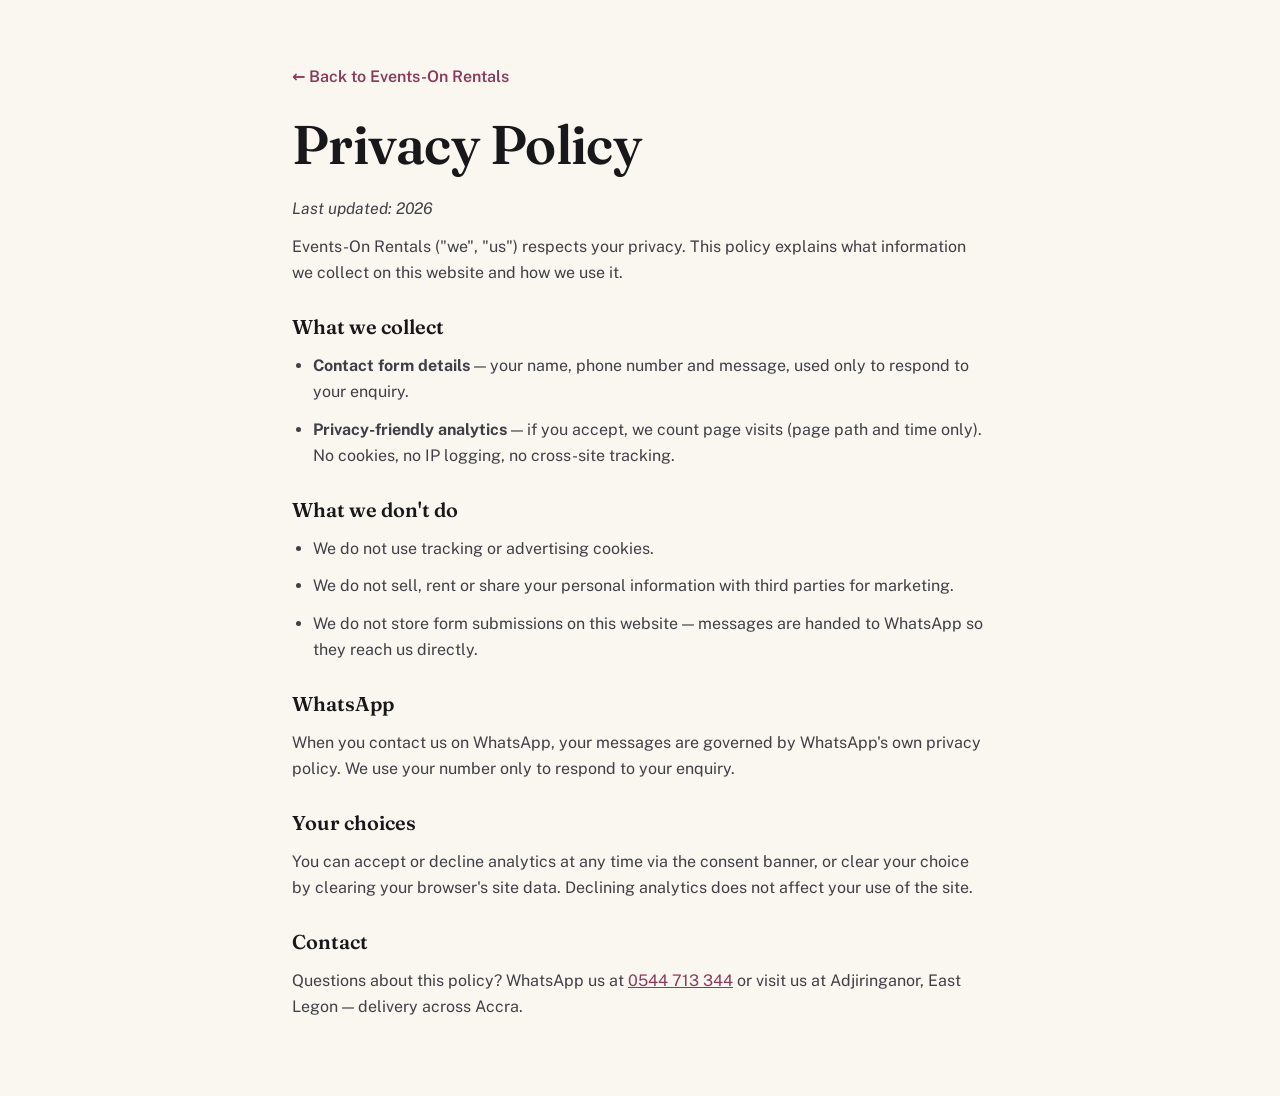
<file: privacy.html>
<!DOCTYPE html>
<html lang="en">
<head>
<meta charset="UTF-8">
<meta name="viewport" content="width=device-width, initial-scale=1.0">
<title>Privacy Policy — Events-On Rentals</title>
<meta name="description" content="Privacy policy for Events-On Rentals: what data we collect, how we use it, and your choices.">
<meta name="robots" content="noindex">
<link rel="icon" type="image/png" href="favicon.png">
<link rel="preconnect" href="https://fonts.googleapis.com">
<link rel="preconnect" href="https://fonts.gstatic.com" crossorigin>
<link href="https://fonts.googleapis.com/css2?family=Fraunces:opsz,wght@9..144,400;9..144,600;9..144,700&family=Public+Sans:wght@400;500;600;700&display=swap" rel="stylesheet">
<link rel="stylesheet" href="styles.css">
</head>
<body>
<main class="legal">
  <a class="legal-back" href="index.html">← Back to Events-On Rentals</a>
  <h1>Privacy Policy</h1>
  <p><em>Last updated: 2026</em></p>
  <p>Events-On Rentals ("we", "us") respects your privacy. This policy explains what information we collect on this website and how we use it.</p>

  <h2>What we collect</h2>
  <ul>
    <li><strong>Contact form details</strong> — your name, phone number and message, used only to respond to your enquiry.</li>
    <li><strong>Privacy-friendly analytics</strong> — if you accept, we count page visits (page path and time only). No cookies, no IP logging, no cross-site tracking.</li>
  </ul>

  <h2>What we don't do</h2>
  <ul>
    <li>We do not use tracking or advertising cookies.</li>
    <li>We do not sell, rent or share your personal information with third parties for marketing.</li>
    <li>We do not store form submissions on this website — messages are handed to WhatsApp so they reach us directly.</li>
  </ul>

  <h2>WhatsApp</h2>
  <p>When you contact us on WhatsApp, your messages are governed by WhatsApp's own privacy policy. We use your number only to respond to your enquiry.</p>

  <h2>Your choices</h2>
  <p>You can accept or decline analytics at any time via the consent banner, or clear your choice by clearing your browser's site data. Declining analytics does not affect your use of the site.</p>

  <h2>Contact</h2>
  <p>Questions about this policy? WhatsApp us at <a href="https://wa.me/233544713344">0544 713 344</a> or visit us at Adjiringanor, East Legon — delivery across Accra.</p>
</main>
</body>
</html>
</file>
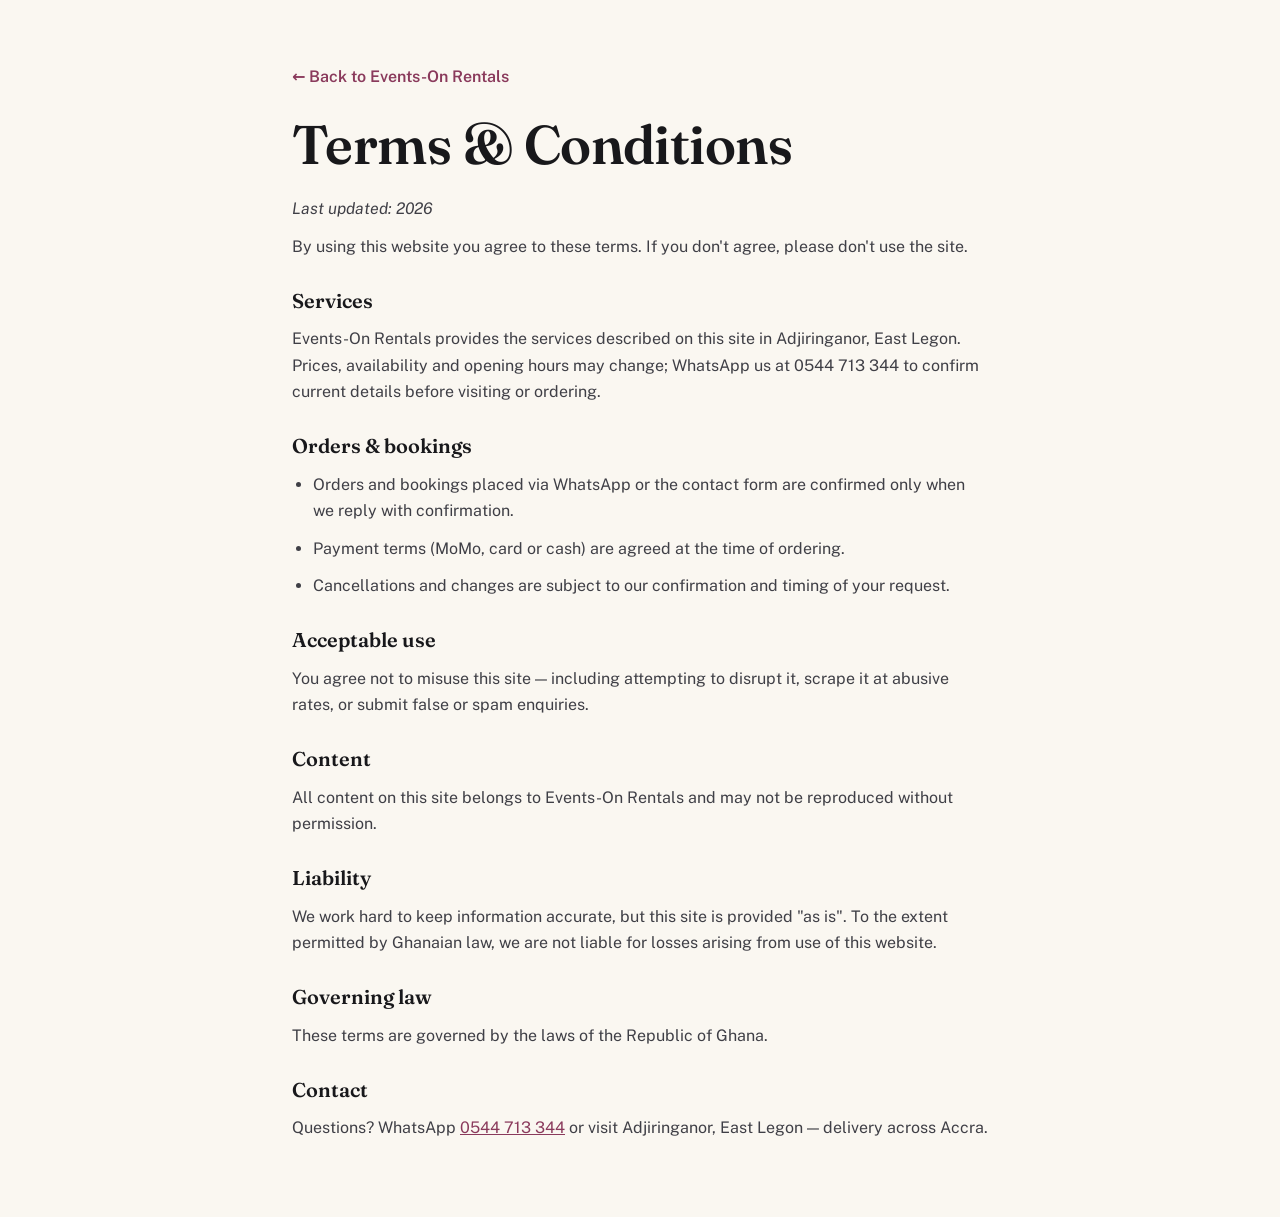
<file: terms.html>
<!DOCTYPE html>
<html lang="en">
<head>
<meta charset="UTF-8">
<meta name="viewport" content="width=device-width, initial-scale=1.0">
<title>Terms &amp; Conditions — Events-On Rentals</title>
<meta name="description" content="Terms and conditions for using the Events-On Rentals website and services.">
<meta name="robots" content="noindex">
<link rel="icon" type="image/png" href="favicon.png">
<link rel="preconnect" href="https://fonts.googleapis.com">
<link rel="preconnect" href="https://fonts.gstatic.com" crossorigin>
<link href="https://fonts.googleapis.com/css2?family=Fraunces:opsz,wght@9..144,400;9..144,600;9..144,700&family=Public+Sans:wght@400;500;600;700&display=swap" rel="stylesheet">
<link rel="stylesheet" href="styles.css">
</head>
<body>
<main class="legal">
  <a class="legal-back" href="index.html">← Back to Events-On Rentals</a>
  <h1>Terms &amp; Conditions</h1>
  <p><em>Last updated: 2026</em></p>
  <p>By using this website you agree to these terms. If you don't agree, please don't use the site.</p>

  <h2>Services</h2>
  <p>Events-On Rentals provides the services described on this site in Adjiringanor, East Legon. Prices, availability and opening hours may change; WhatsApp us at 0544 713 344 to confirm current details before visiting or ordering.</p>

  <h2>Orders &amp; bookings</h2>
  <ul>
    <li>Orders and bookings placed via WhatsApp or the contact form are confirmed only when we reply with confirmation.</li>
    <li>Payment terms (MoMo, card or cash) are agreed at the time of ordering.</li>
    <li>Cancellations and changes are subject to our confirmation and timing of your request.</li>
  </ul>

  <h2>Acceptable use</h2>
  <p>You agree not to misuse this site — including attempting to disrupt it, scrape it at abusive rates, or submit false or spam enquiries.</p>

  <h2>Content</h2>
  <p>All content on this site belongs to Events-On Rentals and may not be reproduced without permission.</p>

  <h2>Liability</h2>
  <p>We work hard to keep information accurate, but this site is provided "as is". To the extent permitted by Ghanaian law, we are not liable for losses arising from use of this website.</p>

  <h2>Governing law</h2>
  <p>These terms are governed by the laws of the Republic of Ghana.</p>

  <h2>Contact</h2>
  <p>Questions? WhatsApp <a href="https://wa.me/233544713344">0544 713 344</a> or visit Adjiringanor, East Legon — delivery across Accra.</p>
</main>
</body>
</html>
</file>
<file: styles.css>
:root{
  --primary:#6d2e46;
  --accent:#8a3a5c;
  --gold:#e3a63a;
  --cream:#faf7f1;
  --ink:#18181b;
  --ink-soft:#3f3f46;
  --line:#e7e0d4;
  --white:#ffffff;
  --wa:#1da851;
  --wa-dark:#128c46;
  --radius:14px;
}
*{margin:0;padding:0;box-sizing:border-box}
html{scroll-behavior:smooth}
body{font-family:'Public Sans',system-ui,-apple-system,'Segoe UI',sans-serif;background:var(--cream);color:var(--ink);line-height:1.65;-webkit-font-smoothing:antialiased}
img{max-width:100%;height:auto;display:block}
h1,h2,h3{font-family:'Fraunces',Georgia,'Times New Roman',serif;font-weight:600;line-height:1.15;color:var(--ink)}
h1{font-size:clamp(2.1rem,5vw,3.4rem);letter-spacing:-.01em}
h2{font-size:clamp(1.6rem,3.4vw,2.3rem);margin-bottom:.9rem}
h3{font-size:1.05rem;margin-bottom:.35rem}
a{color:var(--accent)}
a:focus-visible,button:focus-visible{outline:3px solid var(--gold);outline-offset:2px;border-radius:4px}

/* Nav */
.nav{position:sticky;top:0;z-index:50;display:flex;align-items:center;justify-content:space-between;gap:1rem;padding:.85rem clamp(1rem,4vw,3rem);background:rgba(250,247,241,.92);backdrop-filter:blur(10px);border-bottom:1px solid var(--line)}
.nav-brand{font-family:'Fraunces',serif;font-weight:700;font-size:1.25rem;color:var(--ink);text-decoration:none}
.nav-links{display:flex;align-items:center;gap:1.4rem}
.nav-links a{color:var(--ink-soft);text-decoration:none;font-weight:500;font-size:.95rem}
.nav-links a:hover{color:var(--accent)}
.nav-wa{display:inline-flex;align-items:center;gap:.45rem;background:var(--wa);color:#fff !important;padding:.5rem 1rem;border-radius:999px;font-weight:600 !important}
.nav-wa:hover{background:var(--wa-dark)}
.nav-toggle{display:none;background:none;border:0;font-size:1.5rem;color:var(--ink);cursor:pointer;padding:.25rem .5rem}

/* Hero */
.hero{display:grid;grid-template-columns:1.05fr .95fr;gap:clamp(1.5rem,4vw,3.5rem);align-items:center;padding:clamp(2.5rem,6vw,5rem) clamp(1rem,4vw,3rem);max-width:1200px;margin:0 auto}
.hero-kicker,.kicker{font-size:.8rem;font-weight:700;letter-spacing:.14em;text-transform:uppercase;color:var(--accent);margin-bottom:.8rem}
.kicker-light{color:var(--gold)}
.hero-tagline{font-size:1.15rem;color:var(--ink-soft);margin:1rem 0 1.6rem;max-width:34ch}
.hero-cta{display:flex;flex-wrap:wrap;gap:.8rem}
.hero-media img{border-radius:var(--radius);width:100%;object-fit:cover;aspect-ratio:3/2;box-shadow:0 24px 48px -24px rgba(24,24,27,.35)}

/* Buttons */
.btn{display:inline-block;padding:.85rem 1.7rem;border-radius:999px;font-weight:600;text-decoration:none;border:0;cursor:pointer;font-size:1rem;font-family:inherit;transition:background .2s ease,transform .15s ease}
.btn:active{transform:scale(.98)}
.btn-primary{background:var(--primary);color:#fff}
.btn-primary:hover{background:var(--accent)}
.btn-ghost{background:transparent;color:var(--ink);border:2px solid var(--ink)}
.btn-ghost:hover{background:var(--ink);color:var(--cream)}
.btn-small{padding:.55rem 1.2rem;font-size:.9rem}
.btn-ghost-dark{background:transparent;color:var(--ink);border:2px solid var(--line)}

/* Sections */
.section{max-width:1200px;margin:0 auto;padding:clamp(2.5rem,6vw,4.5rem) clamp(1rem,4vw,3rem)}
.section-alt{background:var(--white);max-width:none}
.section-alt>div{max-width:1200px;margin:0 auto}
.section-dark{background:var(--ink);color:#e8e6e3;max-width:none}
.section-dark>div{max-width:1200px;margin:0 auto}
.section-dark h2,.section-dark h3{color:#faf7f1}
.lead{font-size:1.08rem;color:var(--ink-soft);max-width:62ch}
.section-dark .lead{color:#d6d3d1}
.about-cta{margin-top:1.6rem}

/* Cards */
.cards{display:grid;grid-template-columns:repeat(auto-fit,minmax(220px,1fr));gap:1.2rem;margin-top:2rem}
.card{background:var(--white);border:1px solid var(--line);border-radius:var(--radius);padding:1.5rem 1.4rem}
.card h3{color:var(--primary)}
.card p{color:var(--ink-soft);font-size:.95rem;margin-top:.3rem}

/* Visit grid */
.visit-grid{display:grid;grid-template-columns:repeat(auto-fit,minmax(200px,1fr));gap:1.8rem;margin-top:1.6rem}
.link-light{color:var(--gold)}
.link-light:hover{color:#f2c56b}

/* Form */
form{max-width:520px;margin-top:1.6rem;display:grid;gap:1rem}
.field label{display:block;font-weight:600;font-size:.9rem;margin-bottom:.35rem}
.field input,.field textarea{width:100%;padding:.8rem 1rem;border:1.5px solid var(--line);border-radius:10px;background:var(--white);font:inherit;color:var(--ink)}
.field input:focus,.field textarea:focus{outline:none;border-color:var(--accent);box-shadow:0 0 0 3px rgba(0,0,0,.06)}
.field input[aria-invalid="true"],.field textarea[aria-invalid="true"]{border-color:#b3261e}
.field-err{color:#b3261e;font-size:.85rem;margin-top:.3rem}
.hp{position:absolute;left:-9999px;width:1px;height:1px;overflow:hidden}
.form-status{font-weight:600;color:var(--accent);min-height:1.4em}

/* Footer */
.footer{background:#0c0c10;color:#b9b6b0;padding:clamp(2.5rem,5vw,4rem) clamp(1rem,4vw,3rem) 1.5rem}
.footer-grid{max-width:1200px;margin:0 auto;display:grid;grid-template-columns:repeat(auto-fit,minmax(210px,1fr));gap:2rem}
.footer-brand{font-family:'Fraunces',serif;font-size:1.3rem;color:#faf7f1;font-weight:700;margin-bottom:.5rem}
.footer-head{font-weight:700;color:#faf7f1;margin-bottom:.5rem;font-size:.9rem;letter-spacing:.06em;text-transform:uppercase}
.footer-base{max-width:1200px;margin:2.5rem auto 0;padding-top:1.2rem;border-top:1px solid #26262b;font-size:.85rem}

/* WhatsApp float */
.wa-float{position:fixed;right:1.1rem;bottom:1.1rem;z-index:60;width:56px;height:56px;border-radius:50%;background:var(--wa);color:#fff;display:flex;align-items:center;justify-content:center;box-shadow:0 10px 26px -8px rgba(18,140,70,.55);transition:transform .18s ease,background .2s ease}
.wa-float:hover{background:var(--wa-dark);transform:translateY(-3px)}

/* Cookie banner */
.cookie-banner{position:fixed;left:1rem;bottom:1rem;z-index:70;max-width:400px;background:var(--white);border:1px solid var(--line);border-radius:var(--radius);padding:1.1rem 1.2rem;box-shadow:0 18px 40px -18px rgba(24,24,27,.4);font-size:.88rem;color:var(--ink-soft)}
.cookie-banner p{margin-bottom:.8rem}
.cookie-actions{display:flex;gap:.6rem}

/* Reveal animation */
.reveal{opacity:0;transform:translateY(18px);transition:opacity .6s ease,transform .6s ease}
.reveal.is-visible{opacity:1;transform:none}
@media (prefers-reduced-motion:reduce){
  html{scroll-behavior:auto}
  .reveal{opacity:1;transform:none;transition:none}
}

/* Legal pages */
.legal{max-width:760px;margin:0 auto;padding:clamp(2rem,5vw,4rem) clamp(1rem,4vw,2rem)}
.legal h1{margin-bottom:1.2rem}
.legal h2{font-size:1.25rem;margin-top:1.8rem}
.legal p,.legal li{color:var(--ink-soft);margin-bottom:.7rem}
.legal ul{padding-left:1.3rem}
.legal a{color:var(--accent)}
.legal-back{display:inline-block;margin-bottom:1.5rem;font-weight:600;text-decoration:none}

/* 404 */
.nf{min-height:70vh;display:flex;flex-direction:column;align-items:center;justify-content:center;text-align:center;padding:2rem;gap:1rem}
.nf .code{font-family:'Fraunces',serif;font-size:clamp(4rem,12vw,7rem);font-weight:700;color:var(--primary);line-height:1}

/* Mobile */
@media (max-width:860px){
  .hero{grid-template-columns:1fr;padding-top:2rem}
  .hero-media{order:-1}
  .nav-toggle{display:block}
  .nav-links{position:absolute;top:100%;left:0;right:0;background:var(--cream);flex-direction:column;align-items:stretch;gap:0;padding:.5rem 1rem 1rem;border-bottom:1px solid var(--line);display:none}
  .nav-links.open{display:flex}
  .nav-links a{padding:.75rem .25rem;border-top:1px solid var(--line)}
  .nav-wa{justify-content:center;margin-top:.6rem}
  .cookie-banner{left:.75rem;right:.75rem;max-width:none;bottom:.75rem}
  .wa-float{right:.9rem;bottom:.9rem;width:52px;height:52px}
}
</file>
